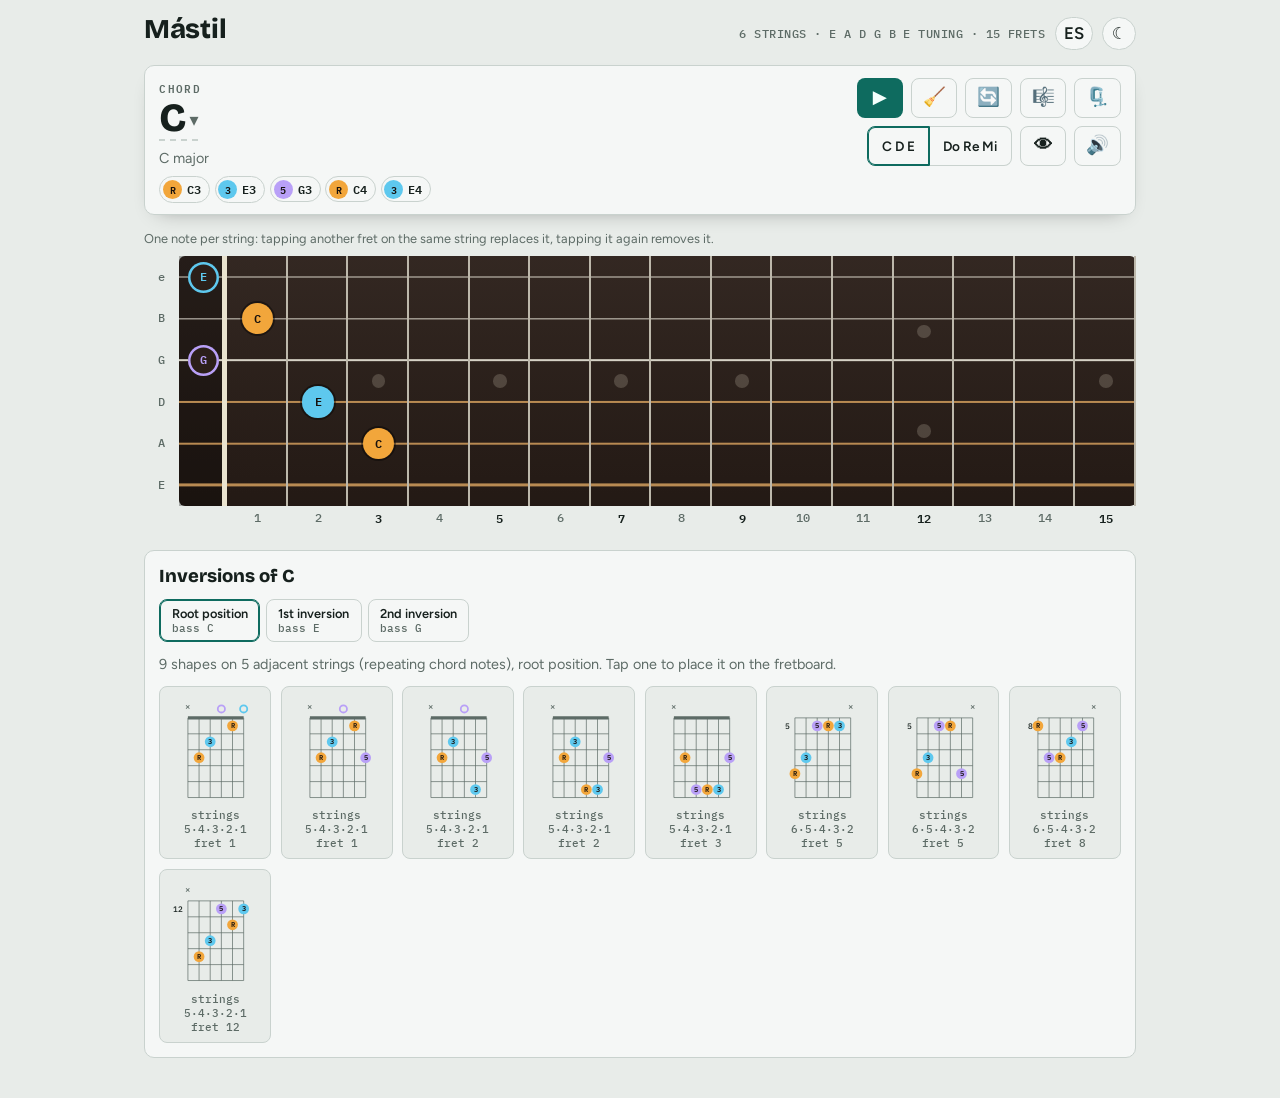
<file: site/index.html>
<!doctype html>
<html lang="es">
<head>
<meta charset="utf-8">
<meta name="viewport" content="width=device-width,initial-scale=1,viewport-fit=cover">
<title>Mástil</title>
<meta name="description" content="Toca notas en el mástil de la guitarra y ve la nota, el intervalo o el acorde, con sonido e inversiones.">
<meta name="theme-color" content="#e8ece9" media="(prefers-color-scheme: light)">
<meta name="theme-color" content="#0d1211" media="(prefers-color-scheme: dark)">
<link rel="manifest" href="manifest.webmanifest">
<link rel="icon" type="image/png" sizes="32x32" href="icons/favicon-32.png">
<link rel="apple-touch-icon" href="icons/apple-touch-icon.png">
<link rel="stylesheet" href="fonts/fonts.css">
<script>(function(){var t=null;try{t=localStorage.getItem('mastil-theme')}catch(e){}if(t!=='light'&&t!=='dark')t=(window.matchMedia&&matchMedia('(prefers-color-scheme: dark)').matches)?'dark':'light';document.documentElement.dataset.theme=t})();</script>
<style>:root{color-scheme:light;box-sizing:border-box;padding-top:env(safe-area-inset-top,0px);padding-bottom:env(safe-area-inset-bottom,0px)}html{scroll-padding-top:env(safe-area-inset-top,0px)}body{margin:0;padding:0;font:14px -apple-system,BlinkMacSystemFont,sans-serif;background:#fff;color:#000}img{max-width:100%}[hidden]:not([hidden=until-found i]){display:none!important}</style>
<style>
/* Layout: lectura fija arriba (nota / intervalo / acorde), mástil en medio, inversiones debajo. Madera oscura sobre fondo neutro verdoso. */
:root{
  --bg:#e8ece9; --panel:#f5f7f6; --ink:#16201d; --muted:#5d6b66; --line:#c9d2ce;
  --accent:#0e6b5f; --accent-ink:#f3fffc;
  --wood:#2b1f19; --fret:#bdb8ab; --nut:#e9e3cf; --inlay:rgba(233,227,207,.2);
  --str-plain:#d6d2c6; --str-wound:#b88a52; --ghost:rgba(233,227,207,.4);
  --r:#f2a63b; --t:#5ec8ee; --f:#b9a0f7; --s:#f26d8d; --x:#86d68f;
  --neutral:#ece6d6; --ontone:#17110d;
  --font-d:'Bricolage Grotesque',system-ui,sans-serif;
  --font-b:'Figtree',system-ui,sans-serif;
  --font-m:'IBM Plex Mono',ui-monospace,monospace;
}
@media (prefers-color-scheme:dark){:root:not([data-theme="light"]){
  --bg:#0d1211; --panel:#151c1a; --ink:#e4ece8; --muted:#8fa19a; --line:#26302d;
  --accent:#4fd1b8; --accent-ink:#06211c; --wood:#211711; color-scheme:dark}}
:root[data-theme="dark"]{
  --bg:#0d1211; --panel:#151c1a; --ink:#e4ece8; --muted:#8fa19a; --line:#26302d;
  --accent:#4fd1b8; --accent-ink:#06211c; --wood:#211711; color-scheme:dark}
*{box-sizing:border-box}
body{background:var(--bg);color:var(--ink);font:15px/1.45 var(--font-b);padding-inline:16px;padding-block:16px 40px}
.app{max-width:62rem;margin-inline:auto;display:grid;gap:.9rem}
header{display:flex;flex-wrap:wrap;align-items:baseline;justify-content:space-between;gap:.4rem .9rem}
h1{font:800 1.7rem/1 var(--font-d);margin:0;letter-spacing:-.01em}
.tag{font:500 .72rem var(--font-m);color:var(--muted);letter-spacing:.04em}
button{font:inherit;color:inherit}
.btn{font:600 .85rem var(--font-b);padding:.5rem .85rem;min-height:2.5rem;border-radius:8px;border:1px solid var(--line);background:var(--panel);color:var(--ink);cursor:pointer}
.btn.primary{background:var(--accent);color:var(--accent-ink);border-color:transparent}
.btn[aria-pressed="true"]{border-color:var(--accent);box-shadow:inset 0 0 0 1px var(--accent)}
.btn:focus-visible,.cell:focus-visible,.vcard:focus-visible{outline:2px solid var(--accent);outline-offset:2px}
.row{display:flex;flex-wrap:wrap;gap:.5rem;align-items:center}
.seg{display:inline-flex}
.seg .btn:first-child{border-radius:8px 0 0 8px}
.seg .btn:last-child{border-radius:0 8px 8px 0;border-left:0}

/* lectura */
.readout{position:sticky;top:env(safe-area-inset-top,0px);z-index:10;background:var(--panel);border:1px solid var(--line);border-radius:10px;padding:.75rem .9rem;display:grid;gap:.45rem;box-shadow:0 8px 20px -14px rgba(0,0,0,.45)}
.rhead{display:flex;justify-content:space-between;align-items:flex-start;gap:.6rem}
.eyebrow{font:600 .68rem var(--font-m);letter-spacing:.12em;text-transform:uppercase;color:var(--muted)}
.big{font:800 2.5rem/1.05 var(--font-d);letter-spacing:-.01em;overflow-wrap:anywhere}
.big.sm{font-size:1.45rem}
.sub{color:var(--muted);font-size:.9rem;overflow-wrap:anywhere}
.chips{display:flex;flex-wrap:wrap;gap:.3rem}
.chip{display:inline-flex;align-items:center;gap:.3rem;font:600 .78rem var(--font-m);padding:.14rem .5rem .14rem .16rem;border:1px solid var(--line);border-radius:999px}
.chip i{font-style:normal;min-width:1.2rem;height:1.2rem;padding-inline:.15rem;border-radius:999px;background:var(--c);color:var(--ontone);display:grid;place-items:center;font-size:.62rem}
.alt{font-size:.82rem;color:var(--muted)}
.alt b{font-family:var(--font-m);font-weight:600;color:var(--ink)}

/* mástil */
.stage{display:grid;gap:.5rem}
.scroller{overflow-x:auto;padding-bottom:.25rem}
.board{display:grid;position:relative;font-family:var(--font-m)}
.board.h{grid-template-columns:2.2rem 3rem repeat(15,minmax(2.9rem,1fr));grid-template-rows:repeat(6,2.6rem) 1.6rem;min-width:50rem}
.board.v{grid-template-columns:2.2rem repeat(6,minmax(0,1fr));grid-template-rows:1.8rem 3rem repeat(15,2.6rem)}
.wood{background:linear-gradient(180deg,rgba(255,255,255,.04),rgba(0,0,0,.18)),var(--wood);border-radius:6px}
.board.v .wood{background:linear-gradient(90deg,rgba(255,255,255,.04),rgba(0,0,0,.18)),var(--wood)}
.inlay{display:flex;align-items:center;justify-content:center;pointer-events:none}
.inlay.double{justify-content:space-around;padding-block:1.6rem}
.board.v .inlay.double{flex-direction:row;padding-block:0;padding-inline:1.4rem}
.inlay.double{flex-direction:column}
.inlay b{width:.85rem;height:.85rem;border-radius:50%;background:var(--inlay)}
.lab{display:grid;place-items:center;font-size:.72rem;font-weight:500;color:var(--muted)}
.lab.mark{color:var(--ink);font-weight:600}
.cell{position:relative;border:0;background:none;padding:0;display:grid;place-items:center;cursor:pointer;-webkit-tap-highlight-color:transparent}
.cell::before{content:"";position:absolute;background:var(--sc)}
.board.h .cell::before{left:0;right:0;top:50%;height:var(--sw);transform:translateY(-50%)}
.board.v .cell::before{top:0;bottom:0;left:50%;width:var(--sw);transform:translateX(-50%)}
.cell::after{content:"";position:absolute;background:var(--fret)}
.board.h .cell::after{top:0;bottom:0;right:0;width:2px}
.board.v .cell::after{left:0;right:0;bottom:0;height:2px}
.cell.open{background:rgba(0,0,0,.28)}
.board.h .cell.open::after{width:5px;background:var(--nut)}
.board.v .cell.open::after{height:5px;background:var(--nut)}
.cell:hover .dot.off{box-shadow:inset 0 0 0 2px var(--ghost)}
.dot{position:relative;z-index:1;width:1.95rem;height:1.95rem;border-radius:50%;display:grid;place-items:center;font:600 .74rem/1 var(--font-m);color:var(--ontone)}
.dot.on{background:var(--c);box-shadow:0 0 0 2px rgba(0,0,0,.4)}
.dot.on.ring{background:var(--wood);color:var(--c);box-shadow:inset 0 0 0 2.5px var(--c)}
.dot.ghost{color:var(--ghost);font-size:.66rem}
.dot.hint{color:var(--c);font-size:.68rem;box-shadow:inset 0 0 0 1.5px var(--c);background:rgba(0,0,0,.35)}
.hintline{font-size:.8rem;color:var(--muted)}

/* inversiones */
.inv{display:grid;gap:.7rem;background:var(--panel);border:1px solid var(--line);border-radius:10px;padding:.9rem}
.inv h2{margin:0;font:800 1.15rem/1.2 var(--font-d)}
.tabs{display:flex;flex-wrap:wrap;gap:.4rem}
.tab{font:600 .8rem var(--font-b);padding:.4rem .7rem;border-radius:8px;border:1px solid var(--line);background:transparent;cursor:pointer;min-height:2.3rem;text-align:left}
.tab small{display:block;font:500 .68rem var(--font-m);color:var(--muted)}
.tab[aria-pressed="true"]{border-color:var(--accent);box-shadow:inset 0 0 0 1px var(--accent)}
.vgrid{display:grid;grid-template-columns:repeat(auto-fill,minmax(6.2rem,1fr));gap:.6rem}
.vcard{display:grid;justify-items:center;gap:.2rem;padding:.45rem .3rem .5rem;border-radius:8px;border:1px solid var(--line);background:var(--bg);cursor:pointer;min-width:0}
.vcard svg{width:100%;max-width:5.6rem;height:auto}
.vmeta{font:500 .68rem var(--font-m);color:var(--muted);text-align:center}
.vcard:hover{border-color:var(--accent)}
@media (prefers-reduced-motion:no-preference){.btn,.vcard,.tab{transition:border-color .15s}}

/* controles: dentro del cuadro de lectura en pantallas anchas, debajo en angostas */
.rd{display:grid;gap:.45rem;min-width:0}
.ctl{display:grid;gap:.5rem;align-content:start}
@media (min-width:860px){
  .readout{grid-template-columns:minmax(0,1fr) auto;column-gap:1.2rem;align-items:start}
  .readout .ctl{max-width:31rem;justify-items:end}
  .readout .ctl .row{justify-content:flex-end}
}

/* tema + creador de acordes */
.hright{display:flex;align-items:center;gap:.6rem}
.btn.icon{min-height:2.1rem;min-width:2.1rem;padding:.2rem .5rem;font-size:1.05rem;line-height:1;border-radius:999px}
dialog.builder{width:min(34rem,calc(100vw - 24px));max-height:calc(100dvh - 24px);padding:0;border:1px solid var(--line);border-radius:12px;background:var(--panel);color:var(--ink);overflow:hidden}
dialog.builder[open]{display:flex;flex-direction:column}
dialog.builder::backdrop{background:rgba(0,0,0,.55)}
.bhead,.bfoot{display:flex;justify-content:space-between;align-items:center;gap:.6rem;padding:.8rem 1rem}
.bhead{border-bottom:1px solid var(--line)}.bfoot{border-top:1px solid var(--line);flex-wrap:wrap}
.bhead h2{margin:0;font:800 1.15rem var(--font-d)}
.bbody{padding:.8rem 1rem;overflow-y:auto;display:grid;gap:.8rem}
.bbody h3{margin:0 0 .4rem;font:600 .68rem var(--font-m);letter-spacing:.12em;text-transform:uppercase;color:var(--muted)}
.rootgrid{display:grid;grid-template-columns:repeat(6,1fr);gap:.4rem}
.typegrid{display:grid;grid-template-columns:repeat(auto-fill,minmax(8.2rem,1fr));gap:.4rem}
.opt{font:600 .9rem var(--font-b);padding:.4rem .3rem;min-height:2.5rem;border-radius:8px;border:1px solid var(--line);background:transparent;cursor:pointer;text-align:center}
.opt small{display:block;font:500 .64rem var(--font-m);color:var(--muted);overflow-wrap:anywhere}
.opt[aria-pressed="true"]{border-color:var(--accent);box-shadow:inset 0 0 0 1px var(--accent)}
.opt:focus-visible{outline:2px solid var(--accent);outline-offset:2px}
.bprev{font-size:.85rem;color:var(--muted)}.bprev b{font:800 1.3rem var(--font-d);color:var(--ink);display:block}
.btn[disabled]{opacity:.45;cursor:not-allowed}

/* botones de ícono, nombre del acorde como botón y tooltips */
.btn.ib{min-width:2.9rem;padding:.4rem .6rem;font-size:1.15rem;line-height:1}
[data-tip]{-webkit-touch-callout:none;-webkit-user-select:none;user-select:none}
.bigbtn{font:inherit;letter-spacing:inherit;color:inherit;background:none;border:0;padding:0;margin:0;text-align:left;cursor:pointer;overflow-wrap:anywhere;border-bottom:2px dashed var(--line)}
.bigbtn::after{content:" ▾";font-size:.45em;color:var(--muted);vertical-align:middle}
.bigbtn:hover{border-bottom-color:var(--accent)}.bigbtn:focus-visible{outline:2px solid var(--accent);outline-offset:3px}
/* capo */
.capo{display:none;pointer-events:none;z-index:3;border-radius:6px;box-shadow:0 2px 6px rgba(0,0,0,.55)}
.capo.show{display:block}.capo.pv{opacity:.55}
.board.h .capo{justify-self:end;width:.7rem;margin-right:.12rem;background:linear-gradient(90deg,#d3dad8,#8a9592)}
.board.v .capo{align-self:end;height:.7rem;margin-bottom:.12rem;background:linear-gradient(180deg,#d3dad8,#8a9592)}
.cell.dead{background:rgba(0,0,0,.4);cursor:not-allowed}.cell.dead .dot{opacity:.3}
.btn.armed{border-style:dashed;border-color:var(--accent);box-shadow:0 0 0 2px var(--accent)}
#capo{touch-action:none}
.dragghost{position:fixed;z-index:70;pointer-events:none;transform:translate(-50%,-120%);font-size:1.6rem;filter:drop-shadow(0 4px 6px rgba(0,0,0,.5))}
.linkbtn{font:600 .8rem var(--font-b);color:var(--accent);background:none;border:0;padding:.2rem 0;cursor:pointer;text-decoration:underline dotted;text-underline-offset:3px}
.sheet{background:var(--panel);border:1px solid var(--line);border-radius:10px;padding:.6rem .8rem;display:grid;gap:.35rem}
.sheet svg{width:100%;max-width:30rem;max-height:17rem;height:auto;color:var(--ink)}
.sheet .cap{font-size:.74rem;color:var(--muted)}
/* en pantallas anchas la partitura vive dentro del cuadro de arriba, entre la lectura y los botones */
@media (min-width:860px){
  .readout.hassheet{grid-template-columns:minmax(0,1fr) minmax(0,15rem) auto}
  .readout .rd{grid-column:1}.readout .sheet{grid-column:2}.readout .ctl{grid-column:3}
  .sheet.inline{background:none;border:0;padding:0;align-self:center;justify-items:center}
  .sheet.inline .eyebrow,.sheet.inline .cap{display:none}
  .sheet.inline svg{max-width:none;max-height:9.5rem}
}
#tip{position:fixed;z-index:60;left:0;top:0;background:var(--ink);color:var(--bg);font:600 .78rem/1.3 var(--font-b);padding:.35rem .6rem;border-radius:6px;pointer-events:none;max-width:16rem;opacity:0}
#tip.show{opacity:1}
</style>
</head>
<body>
<div class="app">
  <header>
    <h1>Mástil</h1>
    <div class="hright">
      <span class="tag" data-k="tag">6 CUERDAS · AFINACIÓN E A D G B E · 15 TRASTES</span>
      <button class="btn icon" id="lang" aria-label="Switch to English" data-tip="English">EN</button>
      <button class="btn icon" id="theme" aria-label="Cambiar entre tema claro y oscuro" data-tip="Tema claro / oscuro">☾</button>
    </div>
  </header>

  <section class="readout" id="top">
    <div class="rd" id="readout" aria-live="polite"></div>
    <div class="ctl" id="ctl">
      <div class="row">
        <button class="btn primary ib" id="strum" data-u="strum">▶</button>
        <button class="btn ib" id="clear" data-u="clear">🧹</button>
        <button class="btn ib" id="rotate" data-u="rotate">🔄</button>
        <button class="btn ib" id="build" data-u="sheet" aria-pressed="false">🎼</button>
        <button class="btn ib" id="capo" aria-pressed="false">🗜️</button>
      </div>
      <div class="row">
        <span class="seg" role="group" aria-label="Notación" data-a="notation">
          <button class="btn" id="n-let" aria-pressed="true">C D E</button><button class="btn" id="n-sol" aria-pressed="false">Do Re Mi</button>
        </span>
        <button class="btn ib" id="showall" aria-pressed="false" data-u="showall">👁</button>
        <button class="btn ib" id="autostrum" aria-pressed="false" data-u="autostrum">🔊</button>
      </div>
    </div>
  </section>

  <section class="stage" id="stage">
    <div class="hintline" id="hint" data-k="hint">Una nota por cuerda: tocar otro traste de la misma cuerda la reemplaza, tocarla de nuevo la quita.</div>
    <div class="sheet" id="sheet" hidden></div>
    <div class="scroller"><div class="board v" id="board"></div></div>
  </section>

  <section class="inv" id="inv" hidden></section>
</div>

<dialog class="builder" id="builder" aria-labelledby="btitle">
  <div class="bhead"><h2 id="btitle" data-k="build0">Seleccionar acorde</h2><button class="btn icon" id="bx" aria-label="Cancelar" data-a="cancel">✕</button></div>
  <div class="bbody">
    <div><h3 data-k="hroot">Nota raíz</h3><div class="rootgrid" id="broots"></div></div>
    <div><h3 data-k="htype">Tipo de acorde</h3><div class="typegrid" id="btypes"></div></div>
  </div>
  <div class="bfoot">
    <div class="bprev" id="bprev" aria-live="polite"></div>
    <button class="btn primary" id="bok" data-k="bok">Listo</button>
  </div>
</dialog>

<script>
const OPEN=[40,45,50,55,59,64], STRN=['E','A','D','G','B','e'], FRETS=15;
const NEUTRAL=['C','C♯','D','E♭','E','F','F♯','G','A♭','A','B♭','B'];
const MAJ_ROOT=['C','D♭','D','E♭','E','F','F♯','G','A♭','A','B♭','B'];
const MIN_ROOT=['C','C♯','D','E♭','E','F','F♯','G','G♯','A','B♭','B'];
const LET=['C','D','E','F','G','A','B'], LETPC=[0,2,4,5,7,9,11];
const SOL={C:'Do',D:'Re',E:'Mi',F:'Fa',G:'Sol',A:'La',B:'Si'};
const DEG={'1':[0,0],'b2':[1,1],'2':[1,2],'b3':[2,3],'3':[2,4],'4':[3,5],'#4':[3,6],'b5':[4,6],'5':[4,7],'#5':[4,8],'6':[5,9],'bb7':[6,9],'b7':[6,10],'7':[6,11],'b9':[1,1],'9':[1,2],'#9':[1,3]};
const ROLE={'1':'r','3':'t','b3':'t','5':'f','b5':'f','#5':'f','6':'s','bb7':'s','b7':'s','7':'s'};
const TPL_SRC=[
 ['1 3 5','','mayor'],['1 b3 5','m','menor',1],['1 b3 b5','dim','disminuido',1],['1 3 #5','aug','aumentado'],
 ['1 2 5','sus2','suspendido 2'],['1 4 5','sus4','suspendido 4'],
 ['1 3 5 b7','7','dominante (7ª menor)'],['1 3 5 7','maj7','mayor con 7ª mayor'],['1 b3 5 b7','m7','menor con 7ª menor',1],
 ['1 b3 5 7','m(maj7)','menor con 7ª mayor',1],['1 b3 b5 b7','m7♭5','semidisminuido',1],['1 b3 b5 bb7','dim7','disminuido con 7ª disminuida',1],
 ['1 3 5 6','6','mayor con 6ª'],['1 b3 5 6','m6','menor con 6ª',1],['1 3 #5 b7','7♯5','dominante con 5ª aumentada'],
 ['1 4 5 b7','7sus4','dominante suspendido 4'],['1 3 5 9','add9','mayor con 9ª añadida'],['1 b3 5 9','m(add9)','menor con 9ª añadida',1],
 ['1 3 5 b7 9','9','dominante con 9ª'],['1 3 5 7 9','maj9','mayor con 7ª y 9ª'],['1 b3 5 b7 9','m9','menor con 7ª y 9ª',1],
 ['1 3 5 6 9','6/9','mayor con 6ª y 9ª'],['1 3 5 b7 b9','7♭9','dominante con 9ª menor'],['1 3 5 b7 #9','7♯9','dominante con 9ª aumentada'],
 ['1 3 b7','7(sin 5)','dominante sin quinta'],['1 3 7','maj7(sin 5)','7ª mayor sin quinta'],['1 b3 b7','m7(sin 5)','menor 7 sin quinta',1],
 ['1 5','5','quinta (power chord)']
];
const pretty=s=>s.replace(/b/g,'♭').replace(/#/g,'♯');
const TPL_EN=['major','minor','diminished','augmented','suspended 2','suspended 4','dominant (minor 7th)','major with major 7th','minor with minor 7th','minor with major 7th','half-diminished','diminished with diminished 7th','major with 6th','minor with 6th','dominant with augmented 5th','dominant suspended 4','major with added 9th','minor with added 9th','dominant with 9th','major with 7th and 9th','minor with 7th and 9th','major with 6th and 9th','dominant with minor 9th','dominant with augmented 9th','dominant, no 5th','major 7th, no 5th','minor 7, no 5th','fifth (power chord)'];
const TPL=TPL_SRC.map(([d,sym,es,minor],i)=>({sym,es,en:TPL_EN[i],minor:!!minor,tones:d.split(' ').map(k=>({token:k,step:DEG[k][0],semis:DEG[k][1]===undefined?0:DEG[k][1],label:k==='1'?'R':pretty(k),role:ROLE[k]||'x'}))}));
// semis reales (los de 9ª se guardan módulo 12 por DEG)
const INT={0:'Unísono',1:'2ª menor',2:'2ª mayor',3:'3ª menor',4:'3ª mayor',5:'4ª justa',6:'Tritono',7:'5ª justa',8:'6ª menor',9:'6ª mayor',10:'7ª menor',11:'7ª mayor',12:'Octava',13:'9ª menor',14:'9ª mayor',15:'3ª menor + 8ª',16:'3ª mayor + 8ª',17:'11ª justa',18:'Tritono + 8ª',19:'5ª justa + 8ª',20:'6ª menor + 8ª',21:'6ª mayor + 8ª',22:'7ª menor + 8ª',23:'7ª mayor + 8ª',24:'Doble octava'};
const INT_EN={0:'Unison',1:'Minor 2nd',2:'Major 2nd',3:'Minor 3rd',4:'Major 3rd',5:'Perfect 4th',6:'Tritone',7:'Perfect 5th',8:'Minor 6th',9:'Major 6th',10:'Minor 7th',11:'Major 7th',12:'Octave',13:'Minor 9th',14:'Major 9th',15:'Minor 3rd + octave',16:'Major 3rd + octave',17:'Perfect 11th',18:'Tritone + octave',19:'Perfect 5th + octave',20:'Minor 6th + octave',21:'Major 6th + octave',22:'Minor 7th + octave',23:'Major 7th + octave',24:'Two octaves'};

/* ---------- idioma ---------- */
let lang='es';
try{const s=localStorage.getItem('mastil-lang'); lang=(s==='es'||s==='en')?s:((navigator.language||'es').toLowerCase().startsWith('es')?'es':'en')}catch(e){}
const tr=(es,en)=>lang==='en'?en:es;
const D={
  tag:['6 CUERDAS · AFINACIÓN E A D G B E · 15 TRASTES','6 STRINGS · E A D G B E TUNING · 15 FRETS'],
  strum:['Tocar','Strum'],clear:['Limpiar','Clear'],rotate:['Girar mástil','Rotate neck'],sheet:['Ver en partitura','View as sheet music'],
  showall:['Ver todas las notas','Show all notes'],autostrum:['Sonar acorde al agregar','Strum when adding notes'],
  hint:['Una nota por cuerda: tocar otro traste de la misma cuerda la reemplaza, tocarla de nuevo la quita.','One note per string: tapping another fret on the same string replaces it, tapping it again removes it.'],
  build0:['Seleccionar acorde','Select chord'],hroot:['Nota raíz','Root note'],htype:['Tipo de acorde','Chord type'],bok:['Listo','Done'],
  cancel:['Cancelar','Cancel'],notation:['Notación','Notation']
};
const symT=t=>lang==='en'?t.sym.replace(/sin (\d)/g,'no $1'):t.sym;
const descT=t=>lang==='en'&&t.en?t.en:t.es;
const intName=d=>{
  const I=lang==='en'?INT_EN:INT;
  if(I[d])return I[d];
  const o=Math.floor(d/12),r=d%12, w=lang==='en'?(o>1?' octaves':' octave'):(o>1?' octavas':' octava');
  return r===0?o+(lang==='en'?' octaves':' octavas'):I[r]+' + '+o+w;
};

let sel=[null,null,null,null,null,null];
let notation='let', showAll=false, autoStrum=false, orient=innerWidth<720?'v':'h';
let capo=0, capoArmed=false, curChord=null, sheetOpen=false, invOpen=true, invIdx=0, invMore=false, lastKey='', voiceList=[], pinned=null;

const $=id=>document.getElementById(id);
const fmt=n=>notation==='sol'?(SOL[n[0]]+n.slice(1)):n;
const altFmt=n=>notation==='sol'?n:(SOL[n[0]]+n.slice(1));
const mod=(a,b)=>((a%b)+b)%b;

function spell(rootName,semis,step){
  const li=LET.indexOf(rootName[0]), acc=rootName.slice(1);
  const rpc=LETPC[li]+(acc==='♯'?1:acc==='♭'?-1:0);
  const tl=(li+step)%7, tpc=mod(rpc+semis,12);
  const diff=mod(tpc-LETPC[tl]+6,12)-6;
  const a={'-2':'♭♭','-1':'♭','0':'','1':'♯','2':'♯♯'}[diff];
  return LET[tl]+(a===undefined?'':a);
}
function getNotes(){
  const out=[];
  for(let s=0;s<6;s++) if(sel[s]!==null) out.push({s,f:sel[s],midi:OPEN[s]+sel[s]});
  return out.sort((a,b)=>a.midi-b.midi);
}
function detect(notes){
  const pcs=[...new Set(notes.map(n=>n.midi%12))], bass=notes[0].midi%12, out=[];
  for(const root of pcs){
    TPL.forEach((t,ti)=>{
      if(t.tones.length!==pcs.length) return;
      if(!t.tones.every(x=>pcs.includes((root+x.semis)%12))) return;
      const rootName=(t.minor?MIN_ROOT:MAJ_ROOT)[root];
      const tones=t.tones.map(x=>({...x,pc:(root+x.semis)%12,name:spell(rootName,x.semis,x.step)}));
      out.push({root,rootName,t,ti,tones,bassIsRoot:root===bass});
    });
  }
  out.sort((a,b)=>(b.bassIsRoot-a.bassIsRoot)||(a.ti-b.ti));
  return out.length?out:fallback(pcs,bass);
}

/* Nombre para cualquier conjunto de 3+ notas distintas: tercera, quinta, séptima y extensiones. */
function describe(root,pcs,bass){
  const rest=new Set(pcs.map(p=>mod(p-root,12))); rest.delete(0);
  const take=x=>rest.delete(x);
  let third=null,fifth=null,sev=null,six=false;
  if(take(4)) third='M'; else if(take(3)) third='m'; else if(take(2)) third='s2'; else if(take(5)) third='s4';
  if(take(7)) fifth='P'; else if(take(6)) fifth='d'; else if(take(8)) fifth='A';
  if(take(11)) sev='M'; else if(take(10)) sev='m';
  else if(third==='m'&&fifth==='d'&&take(9)) sev='d';
  else if(take(9)) six=true;
  const ext=[...rest].sort((a,b)=>a-b);
  const lab={
    0:['R',0,'r'], 1:['♭9',1,'x'], 2:third==='s2'?['2',1,'t']:['9',1,'x'],
    3:third==='m'?['♭3',2,'t']:['♯9',1,'x'], 4:['3',2,'t'],
    5:third==='s4'?['4',3,'t']:['11',3,'x'], 6:fifth==='d'?['♭5',4,'f']:['♯11',3,'x'], 7:['5',4,'f'],
    8:fifth==='A'?['♯5',4,'f']:['♭13',5,'x'], 9:sev==='d'?['♭♭7',6,'s']:six?['6',5,'s']:['13',5,'x'],
    10:['♭7',6,sev==='m'?'s':'x'], 11:['7',6,'s']
  };
  const rootName=(third==='m'?MIN_ROOT:MAJ_ROOT)[root];
  const tones=pcs.map(p=>{const semis=mod(p-root,12),[label,step,role]=lab[semis];
      return {token:label,step,semis,label,role,pc:p,name:spell(rootName,semis,step)}})
    .sort((a,b)=>({r:0,t:1,f:2,s:3,x:4}[a.role]*100+a.semis)-({r:0,t:1,f:2,s:3,x:4}[b.role]*100+b.semis));
  const extL=ext.map(s=>lab[s][0]);
  const compact9=(sev==='M'||sev==='m')&&ext.length===1&&ext[0]===2&&third!=='s2';
  const n7=compact9?'9':'7', alt=[];
  let core;
  if(third==='m'&&fifth==='d'&&sev==='d') core='dim7';
  else if(third==='m'&&fifth==='d'&&sev==='m') core='m'+n7+'♭5';
  else if(third==='m'&&fifth==='d'&&!sev&&!six) core='dim';
  else if(third==='M'&&fifth==='A'&&!sev&&!six) core='aug';
  else{
    const sus=third==='s2'?'sus2':third==='s4'?'sus4':'';
    const sv=sev==='M'?(third==='m'?'(maj'+n7+')':'maj'+n7):sev==='m'?n7:six?'6':'';
    core=sus?(sev==='M'?'maj'+n7:sev==='m'?n7:'')+sus:(third==='m'?'m':'')+sv;
    if(fifth==='d') alt.push('♭5'); if(fifth==='A') alt.push('♯5');
  }
  const items=[...alt,...(compact9?[]:extL.map(l=>(sev||six?'':'add')+l))];
  if(!fifth) items.push('sin 5');
  if(!third) items.push('sin 3');
  const sym=!items.length?core:core.endsWith(')')?core.slice(0,-1)+','+items.join(',')+')'
    :core===''&&items.length===1?items[0]:core+'('+items.join(',')+')';
  const es=[third==='M'?'3ª mayor':third==='m'?'3ª menor':third==='s2'?'suspendido 2':third==='s4'?'suspendido 4':'sin 3ª',
    fifth==='P'?'5ª justa':fifth==='d'?'5ª disminuida':fifth==='A'?'5ª aumentada':'sin 5ª',
    sev==='M'?'7ª mayor':sev==='m'?'7ª menor':sev==='d'?'7ª disminuida':six?'6ª':null,
    ...extL.map(l=>'+ '+l)].filter(Boolean).join(', ');
  const en=[third==='M'?'major 3rd':third==='m'?'minor 3rd':third==='s2'?'suspended 2':third==='s4'?'suspended 4':'no 3rd',
    fifth==='P'?'perfect 5th':fifth==='d'?'diminished 5th':fifth==='A'?'augmented 5th':'no 5th',
    sev==='M'?'major 7th':sev==='m'?'minor 7th':sev==='d'?'diminished 7th':six?'6th':null,
    ...extL.map(l=>'+ '+l)].filter(Boolean).join(', ');
  const score=alt.length*2+ext.length*2+(third?0:3)+(third==='s2'||third==='s4'?1:0)+(fifth?0:1)+(root===bass?0:1);
  return {root,rootName,t:{sym,es,en,minor:third==='m'},ti:100,tones,bassIsRoot:root===bass,score};
}
function fallback(pcs,bass){
  if(pcs.length<3) return [];
  return pcs.map(r=>describe(r,pcs,bass)).sort((a,b)=>(a.score-b.score)||(b.bassIsRoot-a.bassIsRoot));
}
const symOf=(c,bassPc)=>{
  let s=fmt(c.rootName)+symT(c.t);
  if(bassPc!==c.root){const b=c.tones.find(t=>t.pc===bassPc);s+='/'+fmt(b.name)}
  return s;
};
const oct=m=>Math.floor(m/12)-1;
const hz=m=>440*Math.pow(2,(m-69)/12);

/* ---------- audio ---------- */
let ac=null; const cache=new Map();
function ctx(){
  if(!ac){ac=new (window.AudioContext||window.webkitAudioContext)()}
  if(ac.state==='suspended') ac.resume();
  return ac;
}
function bufFor(m){
  if(cache.has(m)) return cache.get(m);
  const sr=ac.sampleRate, N=Math.max(2,Math.round(sr/hz(m))), len=Math.floor(sr*2.4);
  const ring=new Float32Array(N); let prev=0;
  for(let i=0;i<N;i++){prev=prev*.45+(Math.random()*2-1)*.55;ring[i]=prev}
  const out=new Float32Array(len); let idx=0, peak=0;
  for(let i=0;i<len;i++){
    const cur=ring[idx], nxt=ring[(idx+1)%N];
    out[i]=cur; ring[idx]=(cur+nxt)*.5*.9985; idx=(idx+1)%N;
    const a=Math.abs(cur); if(a>peak) peak=a;
  }
  const fade=Math.floor(sr*.25), k=.55/(peak||1);
  for(let i=0;i<len;i++){out[i]*=k; if(i>len-fade) out[i]*=(len-i)/fade}
  const b=ac.createBuffer(1,len,sr); b.copyToChannel(out,0);
  cache.set(m,b); return b;
}
function pluck(m,delay){
  try{
    const a=ctx(), src=a.createBufferSource(), g=a.createGain();
    src.buffer=bufFor(m); g.gain.value=.85;
    src.connect(g); g.connect(a.destination); src.start(a.currentTime+(delay||0));
  }catch(e){}
}
function strum(){getNotes().forEach((n,i)=>pluck(n.midi,i*.045))}

/* ---------- mástil ---------- */
const board=$('board'); const cells=[]; const els={wood:null,inlays:[],strLabs:[],fretLabs:[]};
const cellLabel=(s,f)=>tr(`Cuerda ${6-s}, traste ${f}, `,`String ${6-s}, fret ${f}, `)+NEUTRAL[(OPEN[s]+f)%12];
const area=(el,r1,c1,r2,c2)=>{el.style.gridArea=`${r1} / ${c1} / ${r2} / ${c2}`};
function build(){
  const wood=document.createElement('div'); wood.className='wood'; els.wood=wood; board.appendChild(wood);
  [3,5,7,9,12,15].forEach(f=>{
    const d=document.createElement('div'); d.className='inlay'+(f===12?' double':'');
    d.innerHTML=f===12?'<b></b><b></b>':'<b></b>'; d.dataset.f=f; els.inlays.push(d); board.appendChild(d);
  });
  for(let s=0;s<6;s++){
    const l=document.createElement('div'); l.className='lab'; l.textContent=STRN[s]; l.dataset.s=s; els.strLabs.push(l); board.appendChild(l);
  }
  for(let f=1;f<=FRETS;f++){
    const l=document.createElement('div'); l.className='lab'+([3,5,7,9,12,15].includes(f)?' mark':''); l.textContent=f; l.dataset.f=f; els.fretLabs.push(l); board.appendChild(l);
  }
  for(let s=0;s<6;s++) for(let f=0;f<=FRETS;f++){
    const b=document.createElement('button'); b.className='cell'+(f===0?' open':'');
    b.style.setProperty('--sw',[3.2,2.6,2.1,1.7,1.3,1][s]+'px');
    b.style.setProperty('--sc',s<3?'var(--str-wound)':'var(--str-plain)');
    b.setAttribute('aria-label',cellLabel(s,f));
    const dot=document.createElement('span'); dot.className='dot off'; b.appendChild(dot);
    b.addEventListener('click',()=>onCell(s,f));
    b.dataset.s=s; b.dataset.f=f;
    cells.push({s,f,el:b,dot}); board.appendChild(b);
  }
  layout();
}
function layout(){
  const h=orient==='h'; board.className='board '+orient;
  area(els.wood,...(h?[1,2,7,18]:[2,2,18,8]));
  els.inlays.forEach(d=>{const f=+d.dataset.f; h?area(d,1,f+2,7,f+3):area(d,f+2,2,f+3,8)});
  els.strLabs.forEach(l=>{const s=+l.dataset.s; if(h){const r=6-s;area(l,r,1,r+1,2)}else area(l,1,s+2,2,s+3)});
  els.fretLabs.forEach(l=>{const f=+l.dataset.f; h?area(l,7,f+2,8,f+3):area(l,f+2,1,f+3,2)});
  cells.forEach(c=>{ if(h){const r=6-c.s;area(c.el,r,c.f+2,r+1,c.f+3)}else area(c.el,c.f+2,c.s+2,c.f+3,c.s+3) });
  drawCapo();
}
function onCell(s,f){
  if(capoArmed){ capoArmed=false; if(f>=1) setCapo(f); else syncCapoBtn(); return; }
  if(f<capo) return; // detrás del capo no se puede tocar
  pinned=null;
  // con capo, quitar una nota deja la cuerda en el traste del capo; tocar el capo mismo la silencia
  sel[s]=sel[s]===f?((capo&&f>capo)?capo:null):f;
  update();
  const notes=getNotes();
  if(sel[s]===f){ if(autoStrum&&notes.length>1) strum(); else pluck(OPEN[s]+f) }
}

/* ---------- capo ---------- */
/* Poner un capo en el traste N: todas las cuerdas quedan picadas ahí (las notas más agudas ya elegidas se conservan).
   Moverlo: las cuerdas que estaban en el capo viejo se van al nuevo. Quitarlo: las cuerdas que solo tenían el capo se apagan. */
function setCapo(n){
  const old=capo; capo=n; pinned=null; capoArmed=false;
  for(let s=0;s<6;s++){
    const v=sel[s];
    if(n===0){ if(v===old) sel[s]=null; }
    else if(old===0){ if(v===null||v<n) sel[s]=n; }
    else if(v!==null&&(v===old||v<n)) sel[s]=n;
  }
  drawCapo(); syncCapoBtn(); update();
}
const capoEl=document.createElement('div'); capoEl.className='capo'; capoEl.setAttribute('aria-hidden','true'); board.appendChild(capoEl);
function drawCapo(preview){
  const f=preview||capo; capoEl.classList.toggle('show',f>0); capoEl.classList.toggle('pv',!!preview);
  if(f>0) orient==='h'?area(capoEl,1,f+2,7,f+3):area(capoEl,f+2,2,f+3,8);
}
function syncCapoBtn(){
  const b=$('capo'); b.setAttribute('aria-pressed',capo>0); b.classList.toggle('armed',capoArmed);
  const s=capoArmed?tr('Toca el traste donde va el capo','Tap the fret where the capo goes')
    :capo?tr(`Capo en el traste ${capo} · toca para quitarlo, o arrástralo a otro traste`,`Capo on fret ${capo} · tap to remove, or drag it to another fret`)
    :tr('Capo · arrástralo a un traste (o tócalo y luego toca un traste)','Capo · drag it onto a fret (or tap it, then tap a fret)');
  b.dataset.tip=s; b.setAttribute('aria-label',s);
}

function renderBoard(chord){
  const map=chord?new Map(chord.tones.map(t=>[t.pc,t])):null;
  // sin acorde (una nota, un intervalo…): se resaltan en otros trastes las mismas notas que están seleccionadas
  const selPcs=chord?null:new Set(getNotes().map(n=>n.midi%12));
  for(const c of cells){
    const pc=(OPEN[c.s]+c.f)%12, on=sel[c.s]===c.f, t=map&&map.get(pc), dead=c.f<capo;
    let cls='dot';
    if(on) cls+=' on'+(c.f===capo?' ring':'');
    else if(showAll&&!dead) cls+=(t||(selPcs&&selPcs.has(pc)))?' hint':' ghost';
    else cls+=' off';
    c.dot.className=cls;
    c.dot.style.setProperty('--c',t?`var(--${t.role})`:'var(--neutral)');
    c.dot.textContent=(on||(showAll&&!dead))?fmt(t?t.name:NEUTRAL[pc]):'';
    c.el.setAttribute('aria-pressed',on);
    c.el.disabled=dead; c.el.classList.toggle('dead',dead);
  }
}

/* ---------- lectura ---------- */
function chip(role,label,text){return `<span class="chip"><i style="--c:var(--${role})">${label}</i>${text}</span>`}
const bigB=txt=>`<button class="bigbtn" id="chordbtn" data-tip="${tr('Elegir un acorde','Pick a chord')}">${txt}</button>`;
function renderReadout(notes,cands){
  const el=$('readout'); let h='';
  if(!notes.length){
    h=`<div class="eyebrow">${tr('Mástil vacío','Empty fretboard')}</div><div class="big sm">${tr('Toca una nota','Tap a note')}</div><div class="sub">${tr('Con una nota ves su nombre, con dos el intervalo y con tres o más el acorde.','One note shows its name, two show the interval, three or more show the chord.')}</div>`;
  }else if(notes.length===1){
    const n=notes[0], pc=n.midi%12, nm=NEUTRAL[pc];
    h=`<div class="eyebrow">${tr('Nota','Note')}</div><div class="big">${bigB(fmt(nm))}</div><div class="sub">${altFmt(nm)} · ${nm}${oct(n.midi)} · ${hz(n.midi).toFixed(1)} Hz · ${tr('cuerda','string')} ${6-n.s}, ${tr('traste','fret')} ${n.f}</div>`;
  }else if(notes.length===2){
    const [a,b]=notes, d=b.midi-a.midi, an=NEUTRAL[a.midi%12], bn=NEUTRAL[b.midi%12];
    h=`<div class="eyebrow">${tr('Intervalo','Interval')}</div><div class="big">${bigB(intName(d))}</div><div class="sub">${fmt(an)}${oct(a.midi)} → ${fmt(bn)}${oct(b.midi)} · ${d} ${d===1?tr('semitono','semitone'):tr('semitonos','semitones')}</div>
       <div class="chips">${chip('neutral','•',fmt(an)+oct(a.midi))}${chip('neutral','•',fmt(bn)+oct(b.midi))}</div>`;
  }else if(cands.length){
    const c=cands[0], bassPc=notes[0].midi%12, bt=c.tones.find(t=>t.pc===bassPc), bi=c.tones.indexOf(bt);
    const chips=notes.map(n=>{const t=c.tones.find(t=>t.pc===n.midi%12);return chip(t.role,t.label,fmt(t.name)+oct(n.midi))}).join('');
    const alts=cands.slice(1,5).map(x=>`<b>${symOf(x,bassPc)}</b>`).join(' · ');
    h=`<div class="rhead"><div><div class="eyebrow">${tr('Acorde','Chord')}${bi>0?' · '+invNames()[bi].toLowerCase():''}</div><div class="big">${bigB(symOf(c,bassPc))}</div></div></div>
       <div class="sub">${fmt(c.rootName)} ${descT(c.t)}${bi>0?tr(' · bajo en ',' · bass on ')+fmt(bt.name):''}</div>
       <div class="chips">${chips}</div>${alts?`<div class="alt">${tr('También se lee: ','Also reads as: ')}${alts}</div>`:''}`;
  }else{
    // 3+ cuerdas pero solo 1 o 2 nombres de nota distintos: no es un acorde, se lee como nota o intervalo
    const b=notes[0].midi%12, pcs=[...new Set(notes.map(n=>n.midi%12))];
    const chips=notes.map(n=>chip('neutral','•',fmt(NEUTRAL[n.midi%12])+oct(n.midi))).join('');
    if(pcs.length===1) h=`<div class="eyebrow">${tr('Nota repetida','Repeated note')}</div><div class="big">${bigB(fmt(NEUTRAL[b]))}</div><div class="sub">${notes.length} ${tr('cuerdas con la misma nota, en distintas octavas.','strings with the same note, in different octaves.')}</div><div class="chips">${chips}</div>`;
    else{const d=mod(pcs.find(p=>p!==b)-b,12);
      h=`<div class="eyebrow">${tr('Intervalo','Interval')}</div><div class="big">${bigB(intName(d))}</div><div class="sub">${tr('Solo '+pcs.length+' notas distintas ('+pcs.map(p=>fmt(NEUTRAL[p])).join(' y ')+'), así que no forman un acorde.','Only '+pcs.length+' different notes ('+pcs.map(p=>fmt(NEUTRAL[p])).join(' and ')+'), so they do not form a chord.')}</div><div class="chips">${chips}</div>`}
  }
  el.innerHTML=h;
  if(!notes.length){
    el.insertAdjacentHTML('beforeend',`<div><button class="linkbtn" id="pickbtn">${tr('Elegir un acorde','Pick a chord')} ▾</button></div>`);
    $('pickbtn').onclick=()=>openBuilder(null);
  }
  const cb=$('chordbtn'); if(cb) cb.onclick=()=>openBuilder(cands[0]);
}

/* ---------- inversiones ---------- */
/* ¿Se puede tocar con una mano? Reglas:
   - los trastes con dedo caben en 4 trastes seguidos (diferencia máxima 3);
   - un dedo puede cubrir varias cuerdas solo en el mismo traste (cejilla) y si todas las cuerdas
     entre medio están en ese traste o más arriba (si no, la cejilla las apagaría o cambiaría su nota);
   - máximo 4 dedos; a mayor traste, dedo más a la derecha (índice a meñique);
   - dos dedos distintos no se separan más de (dedos de distancia + 1) trastes. */
/* Dedos necesarios: trastes con dedo agrupados en cejillas válidas (misma regla que playable). */
function groupsOf(fr){
  const notes=[]; fr.forEach((f,k)=>{if(f>0) notes.push({k,f})});
  const groups=[];
  for(const g of [...new Set(notes.map(n=>n.f))].sort((a,b)=>a-b)){
    let cur=null;
    for(const n of notes.filter(n=>n.f===g)){
      let join=!!cur;
      if(join) for(let t=cur.last+1;t<n.k;t++) if(fr[t]<g){join=false;break}
      if(join) cur.last=n.k; else {cur={f:g,last:n.k};groups.push(cur)}
    }
  }
  return groups;
}
function playable(s,fr){
  const frets=fr.filter(f=>f>0);
  if(!frets.length) return true;
  if(Math.max(...frets)-Math.min(...frets)>3) return false;
  const groups=groupsOf(fr);
  const k=groups.length; if(k>4) return false;
  const as=[];
  function rec(i,prev){
    if(i===k) return true;
    for(let f=prev+1;f<=4-(k-1-i);f++){
      let ok=true;
      for(let j=0;j<i;j++) if(groups[i].f-groups[j].f>f-as[j]+1){ok=false;break}
      if(!ok) continue;
      as[i]=f; if(rec(i+1,f)) return true;
    }
    return false;
  }
  return rec(0,0);
}
function findVoicings(pcs,bass,n,cp=0){
  // n = cuerdas seleccionadas: cada forma usa exactamente n cuerdas seguidas y repite notas si hace falta.
  // cp = traste del capo: ahí está la "cuerda al aire"; no hay trastes detrás. frets = absolutos, rel = relativos al capo.
  const res=[];
  for(let s=0;s<=6-n;s++){
    const fr=[],ms=[];
    (function go(i,rem){
      if(rem.size>n-i) return;
      if(i===n){
        const rel=fr.map(f=>f-cp), fretted=rel.filter(f=>f>0), mx=fretted.length?Math.max(...fretted):0, mn=fretted.length?Math.min(...fretted):0;
        if(rel.includes(0)&&mx>5) return;
        if(!playable(s,rel)) return;
        res.push({s,frets:[...fr],rel,min:mn});
        return;
      }
      const si=s+i;
      for(let f=cp;f<=FRETS;f++){
        const pc=(OPEN[si]+f)%12;
        if(i===0?pc!==bass:!pcs.includes(pc)) continue;
        const m=OPEN[si]+f; if(ms.includes(m)) continue;
        const r2=new Set(rem); r2.delete(pc);
        fr.push(f); ms.push(m); go(i+1,r2); fr.pop(); ms.pop();
      }
    })(0,new Set(pcs));
  }
  return res.sort((a,b)=>(a.min-b.min)||(a.s-b.s));
}
function diagram(v,c){
  const x0=14,dx=11.2,y0=24,dy=16;
  const rl=v.rel||v.frets, cp=v.frets[0]-rl[0]; // cp = capo (0 si no hay)
  const fretted=rl.filter(f=>f>0), mx=fretted.length?Math.max(...fretted):1, mn=fretted.length?Math.min(...fretted):1;
  const start=mx<=5?1:mn;
  let g='';
  for(let i=0;i<6;i++) g+=`<line x1="${x0+i*dx}" y1="${y0}" x2="${x0+i*dx}" y2="${y0+5*dy}" stroke="var(--muted)" stroke-width="1" opacity=".7"/>`;
  for(let j=0;j<=5;j++) g+=`<line x1="${x0}" y1="${y0+j*dy}" x2="${x0+5*dx}" y2="${y0+j*dy}" stroke="var(--muted)" stroke-width="${j===0&&start===1?3.2:1}" opacity="${j===0&&start===1?1:.7}"/>`;
  if(start>1||cp>0) g+=`<text x="${x0-5}" y="${y0+dy/2+3}" text-anchor="end" font-size="8" font-family="var(--font-m)" fill="var(--ink)">${start+cp}</text>`;
  for(let i=0;i<6;i++){
    const k=i-v.s;
    if(k<0||k>=v.frets.length){g+=`<text x="${x0+i*dx}" y="${y0-8}" text-anchor="middle" font-size="9" fill="var(--muted)" font-family="var(--font-m)">×</text>`;continue}
    const f=rl[k], t=c.tones.find(t=>t.pc===(OPEN[i]+v.frets[k])%12), col=`var(--${t.role})`, cx=x0+i*dx;
    if(f===0) g+=`<circle cx="${cx}" cy="${y0-9}" r="3.6" fill="none" stroke="${col}" stroke-width="1.8"/>`;
    else{const cy=y0+(f-start)*dy+dy/2;g+=`<circle cx="${cx}" cy="${cy}" r="5.4" fill="${col}"/><text x="${cx}" y="${cy+2.6}" text-anchor="middle" font-size="7" font-weight="600" font-family="var(--font-m)" fill="var(--ontone)">${t.label}</text>`}
  }
  return `<svg viewBox="-4 0 90 112" role="img" aria-hidden="true">${g}</svg>`;
}
const invNames=()=>lang==='en'
  ?['Root position','1st inversion','2nd inversion','3rd inversion','4th inversion','5th inversion']
  :['Fundamental','1ª inversión','2ª inversión','3ª inversión','4ª inversión','5ª inversión'];
function renderInv(c,notes){
  const box=$('inv');
  if(!c||!invOpen){box.hidden=true;voiceList=[];return}
  const key=c.root+'-'+c.ti, n=notes.length;
  if(key!==lastKey){lastKey=key;invMore=false;invIdx=Math.max(0,c.tones.findIndex(t=>t.pc===notes[0].midi%12))}
  if(invIdx>=c.tones.length) invIdx=0;
  const pcs=c.tones.map(t=>t.pc);
  const list=findVoicings(pcs,c.tones[invIdx].pc,n,capo);
  voiceList=invMore?list:list.slice(0,12);
  const names=invNames();
  const tabs=c.tones.map((t,i)=>`<button class="tab" data-i="${i}" aria-pressed="${i===invIdx}">${names[i]}<small>${tr('bajo','bass')} ${fmt(t.name)}</small></button>`).join('');
  const cards=voiceList.map((v,i)=>{
    const strs=v.frets.map((_,k)=>6-(v.s+k)).join('·'), mn=v.frets.filter(f=>f>capo);
    return `<button class="vcard" data-v="${i}">${diagram(v,c)}<span class="vmeta">${tr('cuerdas','strings')} ${strs}<br>${mn.length?tr('traste ','fret ')+Math.min(...mn):capo?'capo '+capo:tr('al aire','open')}</span></button>`;
  }).join('');
  const sub=list.length
    ?tr(`${list.length} formas de ${n} cuerdas seguidas${n>c.tones.length?' (repiten notas del acorde)':''}, ${names[invIdx].toLowerCase()}. Toca una para ponerla en el mástil.`,
        `${list.length} shapes on ${n} adjacent strings${n>c.tones.length?' (repeating chord notes)':''}, ${names[invIdx].toLowerCase()}. Tap one to place it on the fretboard.`)
    :tr(`No hay formas de ${n} cuerdas seguidas tocables en los primeros 15 trastes.`,`No playable shapes on ${n} adjacent strings within the first 15 frets.`);
  box.innerHTML=`<h2>${tr('Inversiones de ','Inversions of ')}${fmt(c.rootName)}${symT(c.t)}</h2>
    <div class="tabs">${tabs}</div>
    <div class="sub">${sub}</div>
    <div class="vgrid">${cards}</div>
    ${!invMore&&list.length>12?`<div><button class="btn" id="more">${tr('Mostrar las ','Show all ')}${list.length}</button></div>`:''}`;
  box.hidden=false;
  box.querySelectorAll('.tab').forEach(b=>b.onclick=()=>{invIdx=+b.dataset.i;invMore=false;update()});
  box.querySelectorAll('.vcard').forEach(b=>b.onclick=()=>applyVoicing(voiceList[+b.dataset.v],c));
  const m=$('more'); if(m) m.onclick=()=>{invMore=true;update()};
}
function applyVoicing(v,c){
  sel=[null,null,null,null,null,null];
  v.frets.forEach((f,k)=>{sel[v.s+k]=f});
  pinned={root:c.root,ti:c.ti}; // sigue leyéndose como el mismo acorde, ahora invertido
  update(); strum();
}

/* ---------- creador de acordes ---------- */
function makeChord(root,ti){
  const t=TPL[ti], rootName=(t.minor?MIN_ROOT:MAJ_ROOT)[root];
  const tones=t.tones.map(x=>({...x,pc:(root+x.semis)%12,name:spell(rootName,x.semis,x.step)}));
  return {root,rootName,t,ti,tones,bassIsRoot:true};
}
/* Forma inicial al elegir un acorde: la más "de libro". Prefiere la fundamental (con cualquier número de cuerdas); entre
   las formas candidatas gana la de menor costo: cerca del inicio del mástil, pocos dedos, cuerdas al aire y muchas cuerdas.
   (Em → 0-2-2-0-0-0, C → x-3-2-0-1-0, G → 3-2-0-0-0-3). Si no hay fundamental tocable, la primera inversión que sí se pueda. */
function voicingCost(v){
  const rel=v.rel, fretted=rel.filter(f=>f>0), mx=fretted.length?Math.max(...fretted):0, opens=rel.filter(f=>f===0).length;
  return mx*3+groupsOf(rel).length*1.5-rel.length*2-opens;
}
function pickStart(c){
  const pcs=c.tones.map(t=>t.pc);
  for(let b=0;b<c.tones.length;b++){
    let best=null;
    for(let n=c.tones.length;n<=6;n++)
      for(const v of findVoicings(pcs,c.tones[b].pc,n,capo)){
        const cost=voicingCost(v);
        if(!best||cost<best.cost) best={v,n,bassIdx:b,cost};
      }
    if(best) return best;
  }
  return null;
}
let bRoot=0,bTi=0;
const ROOT_LAB=['C','C♯/D♭','D','D♯/E♭','E','F','F♯/G♭','G','G♯/A♭','A','A♯/B♭','B'];
function buildDlgRender(){
  $('broots').innerHTML=ROOT_LAB.map((l,i)=>`<button class="opt" data-r="${i}" aria-pressed="${i===bRoot}">${notation==='sol'?l.replace(/[A-G]/g,m=>SOL[m]):l}</button>`).join('');
  $('btypes').innerHTML=TPL.map((t,i)=>`<button class="opt" data-t="${i}" aria-pressed="${i===bTi}">${symT(t)||tr('Mayor','Major')}<small>${descT(t)}</small></button>`).join('');
  $('broots').querySelectorAll('.opt').forEach(b=>b.onclick=()=>{bRoot=+b.dataset.r;buildDlgRender()});
  $('btypes').querySelectorAll('.opt').forEach(b=>b.onclick=()=>{bTi=+b.dataset.t;buildDlgRender()});
  const c=makeChord(bRoot,bTi), st=pickStart(c);
  $('bprev').innerHTML=`<b>${fmt(c.rootName)}${symT(c.t)}</b>${c.tones.map(t=>fmt(t.name)).join(' · ')}${st?'':'<br>'+tr('No hay forma tocable de este acorde en los primeros 15 trastes.','No playable shape of this chord within the first 15 frets.')}`;
  $('bok').disabled=!st;
}
function applyBuilt(){
  const c=makeChord(bRoot,bTi), st=pickStart(c); if(!st) return;
  sel=[null,null,null,null,null,null];
  st.v.frets.forEach((f,k)=>{sel[st.v.s+k]=f});
  pinned={root:c.root,ti:c.ti}; invOpen=true; lastKey='';
  update(); strum();
}
const dlg=$('builder');
function openBuilder(c){
  if(c&&c.ti<TPL.length){bRoot=c.root;bTi=c.ti}
  buildDlgRender(); dlg.showModal();
}
/* ---------- partitura ---------- */
/* Modelo puro: cada nota → letra, alteración, octava escrita (la guitarra se escribe una octava arriba de lo que suena) y posición en el pentagrama. */
function sheetModel(notes,chord){
  const map=chord?new Map(chord.tones.map(t=>[t.pc,t])):null, seen=new Set(), items=[];
  for(const n of notes){
    if(seen.has(n.midi)) continue; seen.add(n.midi);
    const pc=n.midi%12, t=map&&map.get(pc), name=t?t.name:NEUTRAL[pc];
    const L=name[0], acc=name.slice(1), off=[...acc].reduce((a,c)=>a+(c==='♯'?1:-1),0), li=LET.indexOf(L);
    const w=n.midi+12, wo=Math.round((w-off-LETPC[li])/12)-1, idx=wo*7+li;
    items.push({midi:n.midi,name,L,acc,off,idx,wo,y:40-(idx-30)*5,role:t?t.role:null,label:name+(wo-1)});
  }
  items.sort((a,b)=>a.idx-b.idx||a.midi-b.midi);
  let prev=null;
  items.forEach(it=>{it.right=!!prev&&it.idx-prev.idx<=1&&!prev.right; prev=it});
  items.forEach((it,i)=>{ // columnas de alteraciones para que no se encimen
    let k=0; for(let j=0;j<i;j++) if(items[j].acc&&Math.abs(items[j].idx-it.idx)<6&&items[j].accCol===k) k++;
    it.accCol=it.acc?k%3:0;
  });
  return items;
}
function renderSheet(notes,chord){
  const box=$('sheet'); box.hidden=!sheetOpen;
  $('top').classList.toggle('hassheet',wideMq.matches&&sheetOpen);
  if(!sheetOpen) return;
  const items=sheetModel(notes,chord), cx=96, W=190;
  const ys=items.map(i=>i.y), minY=Math.min(-22,...ys.map(y=>y-12)), maxY=Math.max(76,...ys.map(y=>y+12));
  let g='';
  for(let i=0;i<5;i++) g+=`<line x1="0" y1="${i*10}" x2="${W}" y2="${i*10}" stroke="var(--muted)" stroke-width="1" opacity=".8"/>`;
  g+=`<path d="M 9 60 C 9 70, 21 68, 19 56 L 15 6 C 14 -8, 23 -12, 25 -2 C 27 8, 13 22, 9 30 C 5 40, 13 48, 21 44 C 29 40, 29 28, 19 26 C 11 24, 7 32, 12 36" fill="none" stroke="currentColor" stroke-width="2.1" stroke-linecap="round" stroke-linejoin="round" transform="translate(2 0)"/>`;
  for(const it of items){
    const x=cx+(it.right?9:0), col=it.role?`var(--${it.role})`:'var(--neutral)';
    for(let p=-10;p>=it.y-0.1&&p>=-80;p-=10) g+=`<line x1="${x-11}" y1="${p}" x2="${x+11}" y2="${p}" stroke="var(--muted)" stroke-width="1.2"/>`;
    for(let p=50;p<=it.y+0.1&&p<=120;p+=10) g+=`<line x1="${x-11}" y1="${p}" x2="${x+11}" y2="${p}" stroke="var(--muted)" stroke-width="1.2"/>`;
  }
  for(const it of items){
    const x=cx+(it.right?9:0), col=it.role?`var(--${it.role})`:'var(--neutral)';
    g+=`<ellipse cx="${x}" cy="${it.y}" rx="6.6" ry="4.9" transform="rotate(-18 ${x} ${it.y})" fill="${col}" stroke="var(--ink)" stroke-width="1.1"/>`;
    if(it.acc) g+=`<text x="${cx-15-it.accCol*10}" y="${it.y+4}" text-anchor="middle" font-size="12" fill="currentColor" font-family="var(--font-b)">${it.acc}</text>`;
    if(showAll) g+=`<text x="${cx+26}" y="${it.y+3}" font-size="8.5" font-family="var(--font-m)" fill="var(--muted)">${fmt(it.name)}${it.wo-1}</text>`;
  }
  const names=items.map(i=>fmt(i.name)+(i.wo-1)).join(', ');
  box.innerHTML=`<div class="eyebrow">${tr('Partitura','Sheet music')}</div>
    <svg viewBox="0 ${minY} ${W} ${maxY-minY}" role="img" aria-label="${tr('Partitura: ','Sheet music: ')}${names||tr('sin notas','no notes')}">${g}</svg>
    <div class="cap">${items.length?tr('Clave de sol · escrito una octava arriba del sonido, como se lee la guitarra.','Treble clef · written an octave above the sound, as guitar is notated.'):tr('Toca notas en el mástil y aparecen aquí.','Tap notes on the fretboard and they appear here.')}</div>`;
}
$('build').onclick=()=>{sheetOpen=!sheetOpen;$('build').setAttribute('aria-pressed',sheetOpen);update()};
$('bx').onclick=()=>dlg.close('cancel');
$('bok').onclick=()=>dlg.close('ok');
dlg.addEventListener('click',e=>{if(e.target===dlg) dlg.close('cancel')});
dlg.addEventListener('close',()=>{if(dlg.returnValue==='ok') applyBuilt(); dlg.returnValue=''});

/* ---------- ubicación de los controles ---------- */
const wideMq=matchMedia('(min-width:860px)');
function placeCtl(){
  const sh=$('sheet');
  if(wideMq.matches){ $('top').appendChild($('ctl')); $('top').insertBefore(sh,$('ctl')); }
  else{ $('stage').insertBefore($('ctl'),$('hint').nextSibling); $('stage').insertBefore(sh,$('ctl').nextSibling); }
  sh.classList.toggle('inline',wideMq.matches);
  $('top').classList.toggle('hassheet',wideMq.matches&&!sh.hidden);
}
wideMq.addEventListener('change',placeCtl); placeCtl();

/* ---------- tooltips (mouse: al pasar; teclado: al enfocar; celular: presión larga) ---------- */
const tipEl=document.createElement('div'); tipEl.id='tip'; tipEl.setAttribute('role','tooltip'); document.body.appendChild(tipEl);
let tipTimer=null, tipHide=null, swallow=false;
function showTip(el){
  const t=el.dataset.tip; if(!t) return;
  tipEl.textContent=t; tipEl.classList.add('show');
  const r=el.getBoundingClientRect(), w=tipEl.offsetWidth, h=tipEl.offsetHeight;
  let top=r.bottom+8; if(top+h>innerHeight-4) top=r.top-h-8;
  tipEl.style.left=Math.max(6,Math.min(innerWidth-w-6,r.left+r.width/2-w/2))+'px';
  tipEl.style.top=Math.max(4,top)+'px';
}
function hideTip(){tipEl.classList.remove('show');clearTimeout(tipHide)}
const tipOf=e=>e.target.closest&&e.target.closest('[data-tip]');
document.addEventListener('pointerover',e=>{if(e.pointerType==='mouse'){const b=tipOf(e); if(b) showTip(b)}});
document.addEventListener('pointerout',e=>{if(e.pointerType==='mouse'&&tipOf(e)) hideTip()});
document.addEventListener('focusin',e=>{const b=tipOf(e); if(b&&b.matches(':focus-visible')) showTip(b)});
document.addEventListener('focusout',hideTip);
document.addEventListener('pointerdown',e=>{
  clearTimeout(tipTimer); if(e.pointerType==='mouse') return;
  const b=tipOf(e); if(!b) return;
  tipTimer=setTimeout(()=>{swallow=true;showTip(b);clearTimeout(tipHide);tipHide=setTimeout(hideTip,2000)},450);
});
['pointerup','pointercancel','pointermove'].forEach(ev=>document.addEventListener(ev,e=>{
  if(e.pointerType==='mouse') return;
  clearTimeout(tipTimer); if(ev==='pointerup') setTimeout(()=>{swallow=false},350);
}));
document.addEventListener('click',e=>{if(swallow){e.preventDefault();e.stopPropagation();swallow=false}},true);
document.addEventListener('contextmenu',e=>{if(tipOf(e)) e.preventDefault()});

/* ---------- tema ---------- */
function applyTheme(t,save){
  document.documentElement.dataset.theme=t;
  document.querySelectorAll('meta[name="theme-color"]').forEach(m=>m.setAttribute('content',t==='dark'?'#0d1211':'#e8ece9'));
  const b=$('theme'); b.textContent=t==='dark'?'☀':'☾';
  const lbl=t==='dark'?tr('Cambiar a tema claro','Switch to light theme'):tr('Cambiar a tema oscuro','Switch to dark theme');
  b.setAttribute('aria-label',lbl); b.dataset.tip=lbl;
  if(save){try{localStorage.setItem('mastil-theme',t)}catch(e){}}
}
$('theme').onclick=()=>applyTheme(document.documentElement.dataset.theme==='dark'?'light':'dark',true);

function applyLang(save){
  document.documentElement.lang=lang;
  document.querySelectorAll('[data-k]').forEach(e=>{e.textContent=D[e.dataset.k][lang==='en'?1:0]});
  document.querySelectorAll('[data-a]').forEach(e=>e.setAttribute('aria-label',D[e.dataset.a][lang==='en'?1:0]));
  const lb=$('lang'); lb.textContent=lang==='en'?'ES':'EN';
  lb.setAttribute('aria-label',lang==='en'?'Cambiar a español':'Switch to English'); lb.dataset.tip=lang==='en'?'Español':'English';
  document.querySelectorAll('[data-u]').forEach(e=>{const s=D[e.dataset.u][lang==='en'?1:0]; e.dataset.tip=s; e.setAttribute('aria-label',s)});
  const md=document.querySelector('meta[name="description"]');
  if(md) md.setAttribute('content',lang==='en'?'Tap notes on the guitar fretboard and see the note, interval or chord, with sound and inversions.':'Toca notas en el mástil de la guitarra y ve la nota, el intervalo o el acorde, con sonido e inversiones.');
  cells.forEach(c=>c.el.setAttribute('aria-label',cellLabel(c.s,c.f)));
  applyTheme(document.documentElement.dataset.theme||'light',false);
  syncCapoBtn();
  if(dlg.open) buildDlgRender();
  if(save){try{localStorage.setItem('mastil-lang',lang)}catch(e){}}
  update();
}
$('lang').onclick=()=>{lang=lang==='en'?'es':'en';applyLang(true)};

/* ---------- control ---------- */
function update(){
  const notes=getNotes(), cands=notes.length>=3?detect(notes):[];
  if(pinned){const i=cands.findIndex(x=>x.root===pinned.root&&x.ti===pinned.ti);
    if(i<0) pinned=null; else if(i>0) cands.unshift(...cands.splice(i,1))}
  const chord=cands[0]||null; curChord=chord;
  renderBoard(chord); renderReadout(notes,cands);
  if(capo){const ey=$('readout').querySelector('.eyebrow'); if(ey) ey.textContent+=' · capo '+capo} renderSheet(notes,chord); renderInv(chord,notes);
}
$('strum').onclick=()=>strum();
$('clear').onclick=()=>{sel=[null,null,null,null,null,null];pinned=null;capo=0;capoArmed=false;drawCapo();syncCapoBtn();update()};

/* arrastrar el capo (botón → traste). Tocar sin arrastrar: quita el capo, o lo "arma" para el siguiente toque en un traste. */
{
  const btn=$('capo'); let drag=null, ghost=null, over=0;
  const cellAt=e=>{const el=document.elementFromPoint(e.clientX,e.clientY), c=el&&el.closest&&el.closest('.cell'); return c&&c.dataset.f?+c.dataset.f:0};
  const end=()=>{if(ghost){ghost.remove();ghost=null} drawCapo(); drag=null; over=0};
  btn.addEventListener('pointerdown',e=>{
    if(e.button>0) return;
    drag={x:e.clientX,y:e.clientY,moved:false};
    try{btn.setPointerCapture(e.pointerId)}catch(_){}
  });
  btn.addEventListener('pointermove',e=>{
    if(!drag) return;
    if(!drag.moved&&Math.hypot(e.clientX-drag.x,e.clientY-drag.y)>8){
      drag.moved=true; hideTip(); ghost=document.createElement('div'); ghost.className='dragghost'; ghost.textContent=btn.textContent; document.body.appendChild(ghost);
    }
    if(drag.moved){
      ghost.style.left=e.clientX+'px'; ghost.style.top=e.clientY+'px';
      const f=cellAt(e); if(f!==over){over=f; drawCapo(f>=1?f:undefined)}
    }
  });
  btn.addEventListener('pointerup',e=>{
    if(!drag) return;
    if(drag.moved){const f=cellAt(e); end(); if(f>=1) setCapo(f); return}
    end();
    if(capo) setCapo(0); else {capoArmed=!capoArmed; syncCapoBtn()}
  });
  btn.addEventListener('pointercancel',end);
  btn.addEventListener('keydown',e=>{ if(e.key==='Enter'||e.key===' '){e.preventDefault(); if(capo) setCapo(0); else {capoArmed=!capoArmed; syncCapoBtn()}} });
  btn.addEventListener('click',e=>e.preventDefault());
}
$('rotate').onclick=()=>{orient=orient==='v'?'h':'v';layout()};
$('n-let').onclick=()=>{notation='let';$('n-let').setAttribute('aria-pressed',true);$('n-sol').setAttribute('aria-pressed',false);update()};
$('n-sol').onclick=()=>{notation='sol';$('n-sol').setAttribute('aria-pressed',true);$('n-let').setAttribute('aria-pressed',false);update()};
$('showall').onclick=e=>{showAll=!showAll;e.currentTarget.setAttribute('aria-pressed',showAll);update()};
$('autostrum').onclick=e=>{autoStrum=!autoStrum;e.currentTarget.setAttribute('aria-pressed',autoStrum)};

build();
sel=[null,3,2,0,1,0]; // ejemplo: Do mayor abierto
applyLang(false); // pinta textos fijos y llama a update()
</script>

<script>
if('serviceWorker' in navigator){addEventListener('load',function(){navigator.serviceWorker.register('sw.js').catch(function(){})})}
</script>
</body>
</html>
</file>
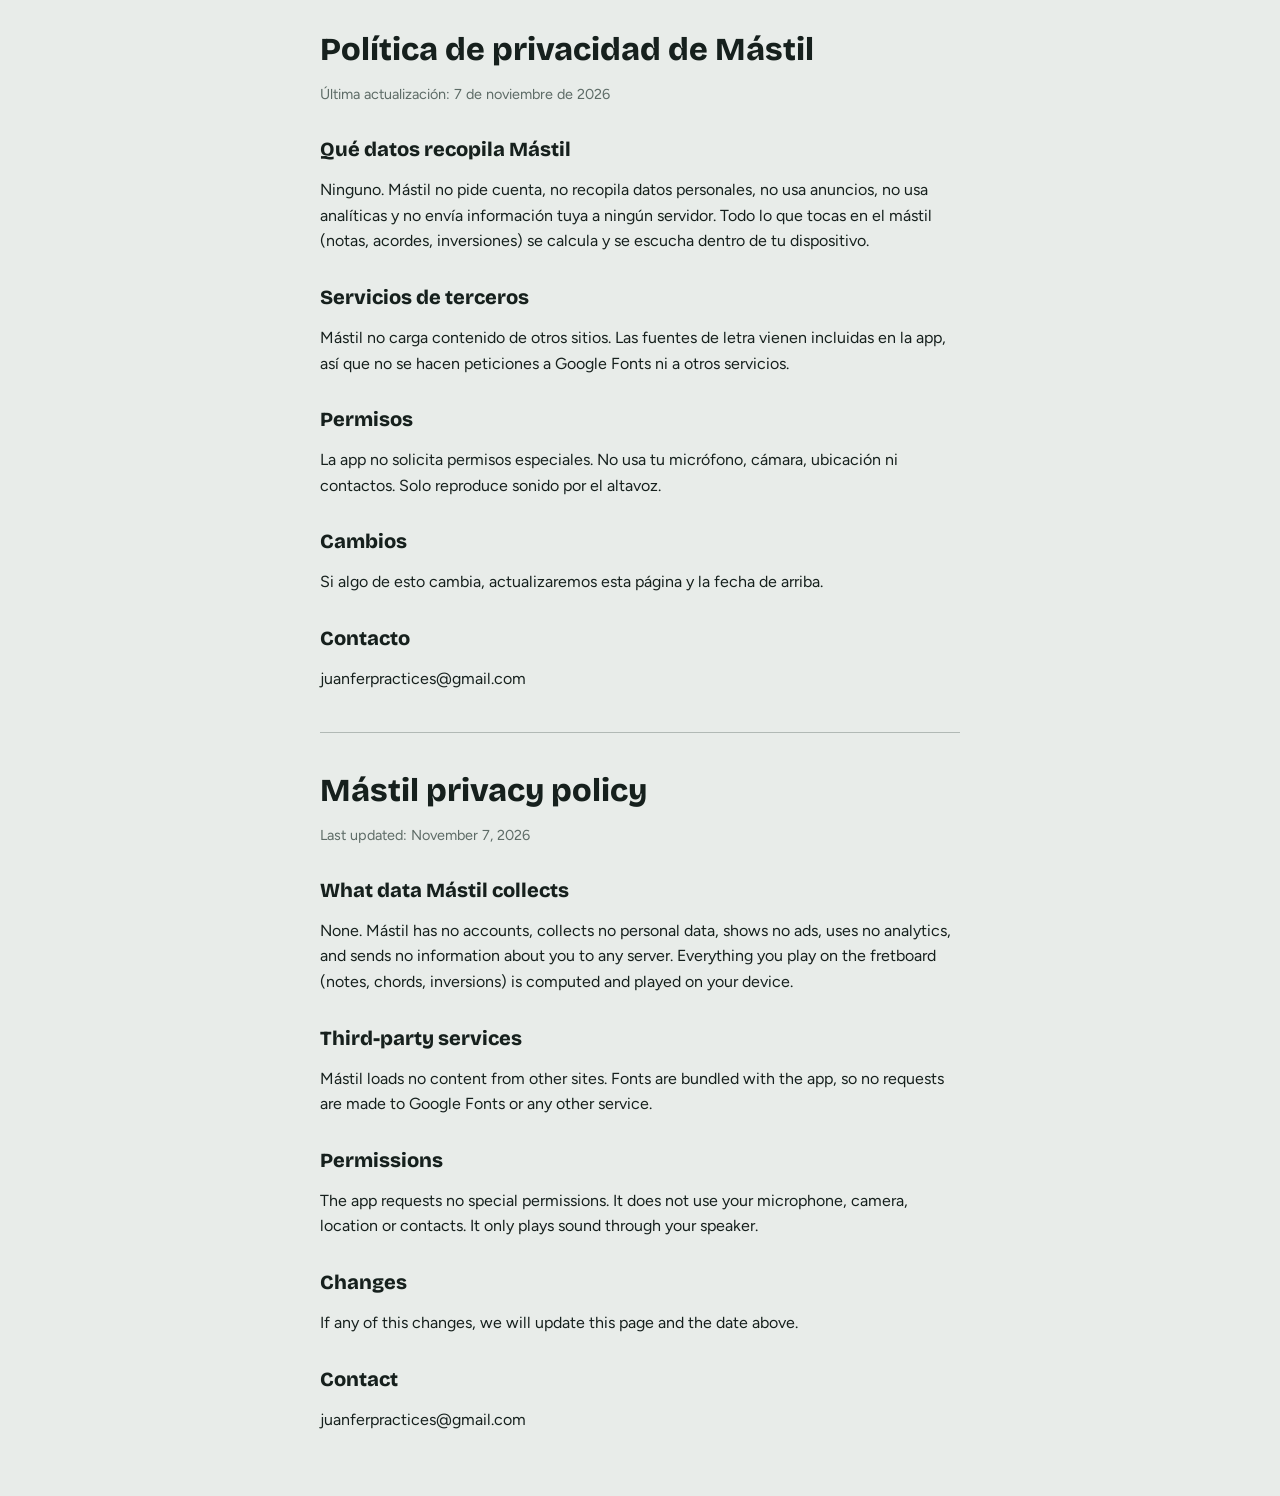
<file: site/privacy.html>
<!doctype html>
<html lang="es"><head><meta charset="utf-8"><meta name="viewport" content="width=device-width,initial-scale=1">
<title>Privacidad de Mástil</title><link rel="stylesheet" href="fonts/fonts.css">
<style>
:root{--bg:#e8ece9;--ink:#16201d;--muted:#5d6b66;--accent:#0e6b5f}
@media (prefers-color-scheme:dark){:root{--bg:#0d1211;--ink:#e4ece8;--muted:#8fa19a;--accent:#4fd1b8;color-scheme:dark}}
body{background:var(--bg);color:var(--ink);font:16px/1.6 'Figtree',system-ui,sans-serif;margin:0;padding:2rem 1rem 3rem}
main{max-width:40rem;margin:0 auto}
h1,h2{font-family:'Bricolage Grotesque',system-ui,sans-serif;line-height:1.15;text-wrap:balance}
h1{font-size:2rem;margin:0 0 .25rem} h2{font-size:1.25rem;margin:2rem 0 .5rem}
.meta{color:var(--muted);font-size:.9rem} a{color:var(--accent)} hr{border:0;border-top:1px solid var(--muted);opacity:.4;margin:2.5rem 0}
</style></head><body><main>
<h1>Política de privacidad de Mástil</h1>
<p class="meta">Última actualización: 7 de noviembre de 2026</p>
<h2>Qué datos recopila Mástil</h2>
<p>Ninguno. Mástil no pide cuenta, no recopila datos personales, no usa anuncios, no usa analíticas y no envía información tuya a ningún servidor. Todo lo que tocas en el mástil (notas, acordes, inversiones) se calcula y se escucha dentro de tu dispositivo.</p>
<h2>Servicios de terceros</h2>
<p>Mástil no carga contenido de otros sitios. Las fuentes de letra vienen incluidas en la app, así que no se hacen peticiones a Google Fonts ni a otros servicios.</p>
<h2>Permisos</h2>
<p>La app no solicita permisos especiales. No usa tu micrófono, cámara, ubicación ni contactos. Solo reproduce sonido por el altavoz.</p>
<h2>Cambios</h2>
<p>Si algo de esto cambia, actualizaremos esta página y la fecha de arriba.</p>
<h2>Contacto</h2>
<p>juanferpractices@gmail.com</p>
<hr>
<h1>Mástil privacy policy</h1>
<p class="meta">Last updated: November 7, 2026</p>
<h2>What data Mástil collects</h2>
<p>None. Mástil has no accounts, collects no personal data, shows no ads, uses no analytics, and sends no information about you to any server. Everything you play on the fretboard (notes, chords, inversions) is computed and played on your device.</p>
<h2>Third-party services</h2>
<p>Mástil loads no content from other sites. Fonts are bundled with the app, so no requests are made to Google Fonts or any other service.</p>
<h2>Permissions</h2>
<p>The app requests no special permissions. It does not use your microphone, camera, location or contacts. It only plays sound through your speaker.</p>
<h2>Changes</h2>
<p>If any of this changes, we will update this page and the date above.</p>
<h2>Contact</h2>
<p>juanferpractices@gmail.com</p>
</main></body></html>
</file>
<file: site/fonts/fonts.css>
@font-face{font-family:'Bricolage Grotesque';font-style:normal;font-weight:600;font-display:swap;src:url('bricolage-grotesque-latin-600-normal.woff2') format('woff2')}
@font-face{font-family:'Bricolage Grotesque';font-style:normal;font-weight:800;font-display:swap;src:url('bricolage-grotesque-latin-800-normal.woff2') format('woff2')}
@font-face{font-family:'Figtree';font-style:normal;font-weight:400;font-display:swap;src:url('figtree-latin-400-normal.woff2') format('woff2')}
@font-face{font-family:'Figtree';font-style:normal;font-weight:600;font-display:swap;src:url('figtree-latin-600-normal.woff2') format('woff2')}
@font-face{font-family:'IBM Plex Mono';font-style:normal;font-weight:500;font-display:swap;src:url('ibm-plex-mono-latin-500-normal.woff2') format('woff2')}
@font-face{font-family:'IBM Plex Mono';font-style:normal;font-weight:600;font-display:swap;src:url('ibm-plex-mono-latin-600-normal.woff2') format('woff2')}
</file>
